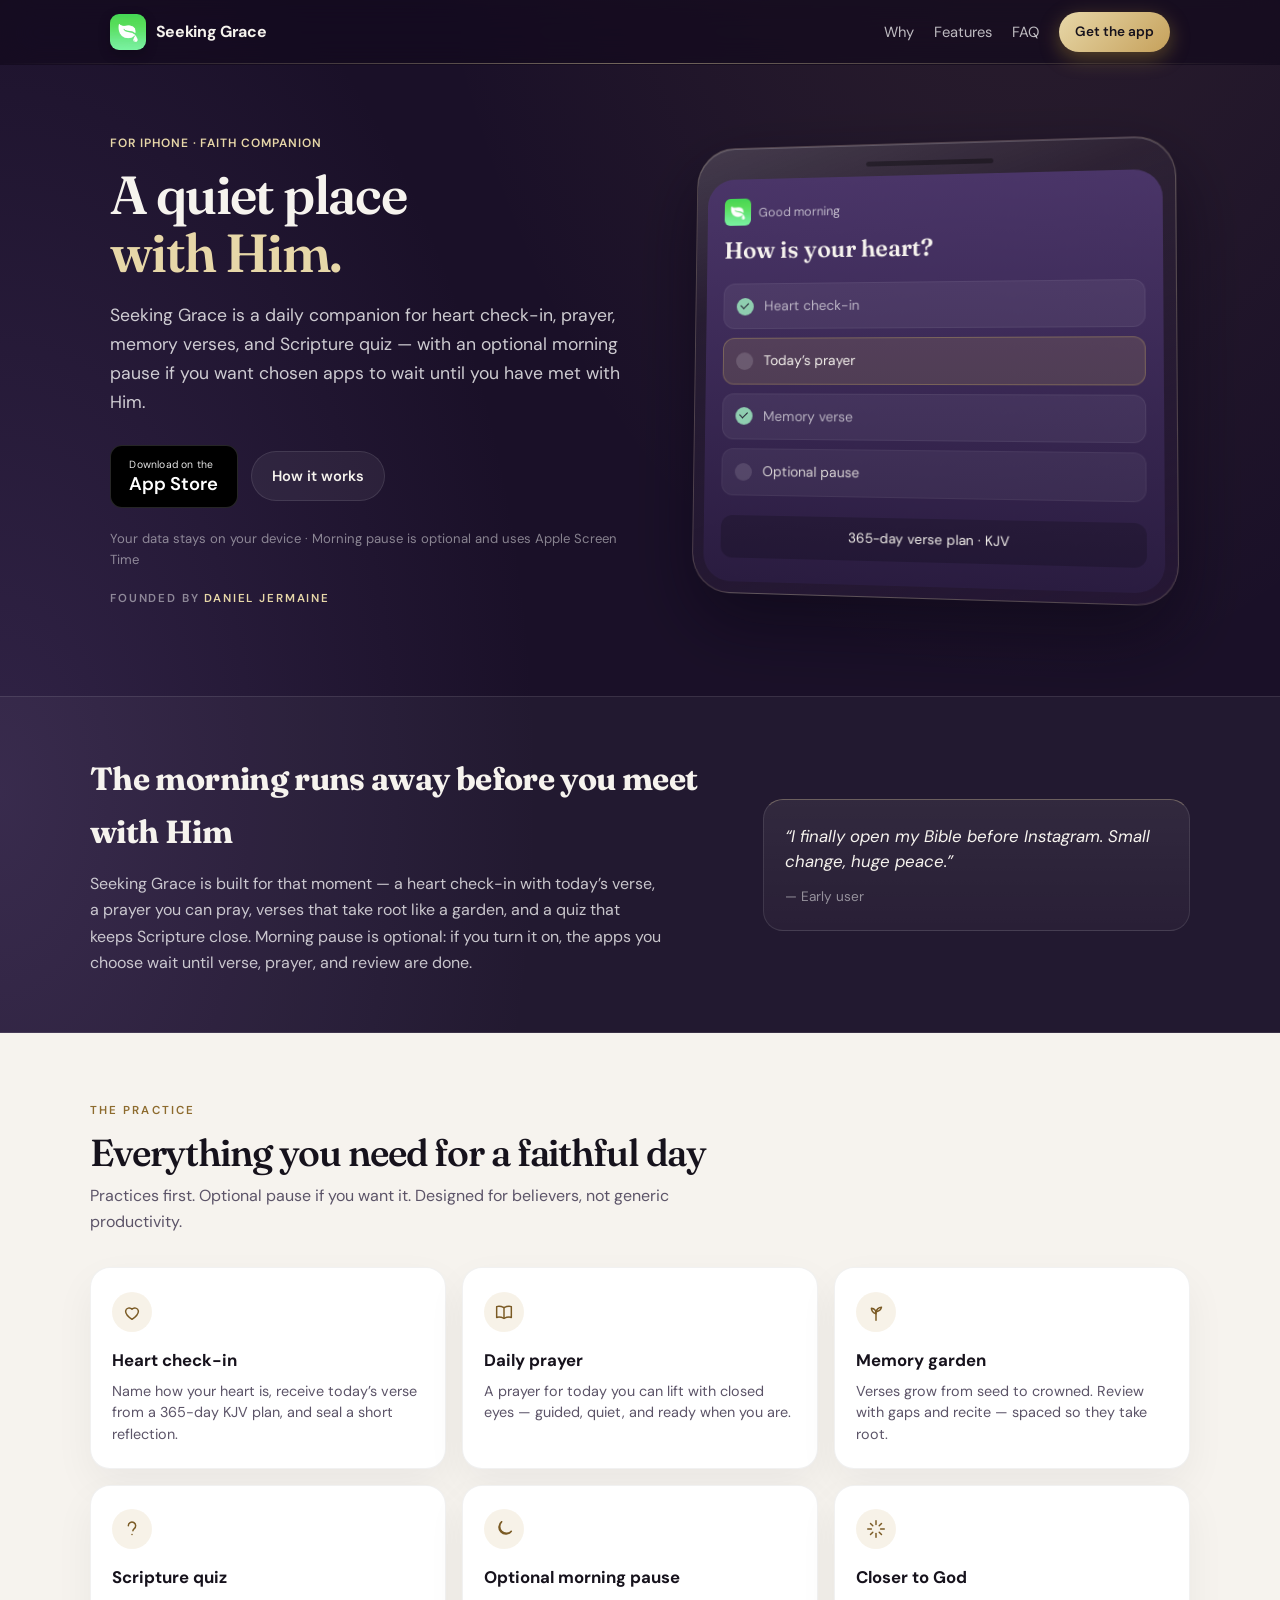
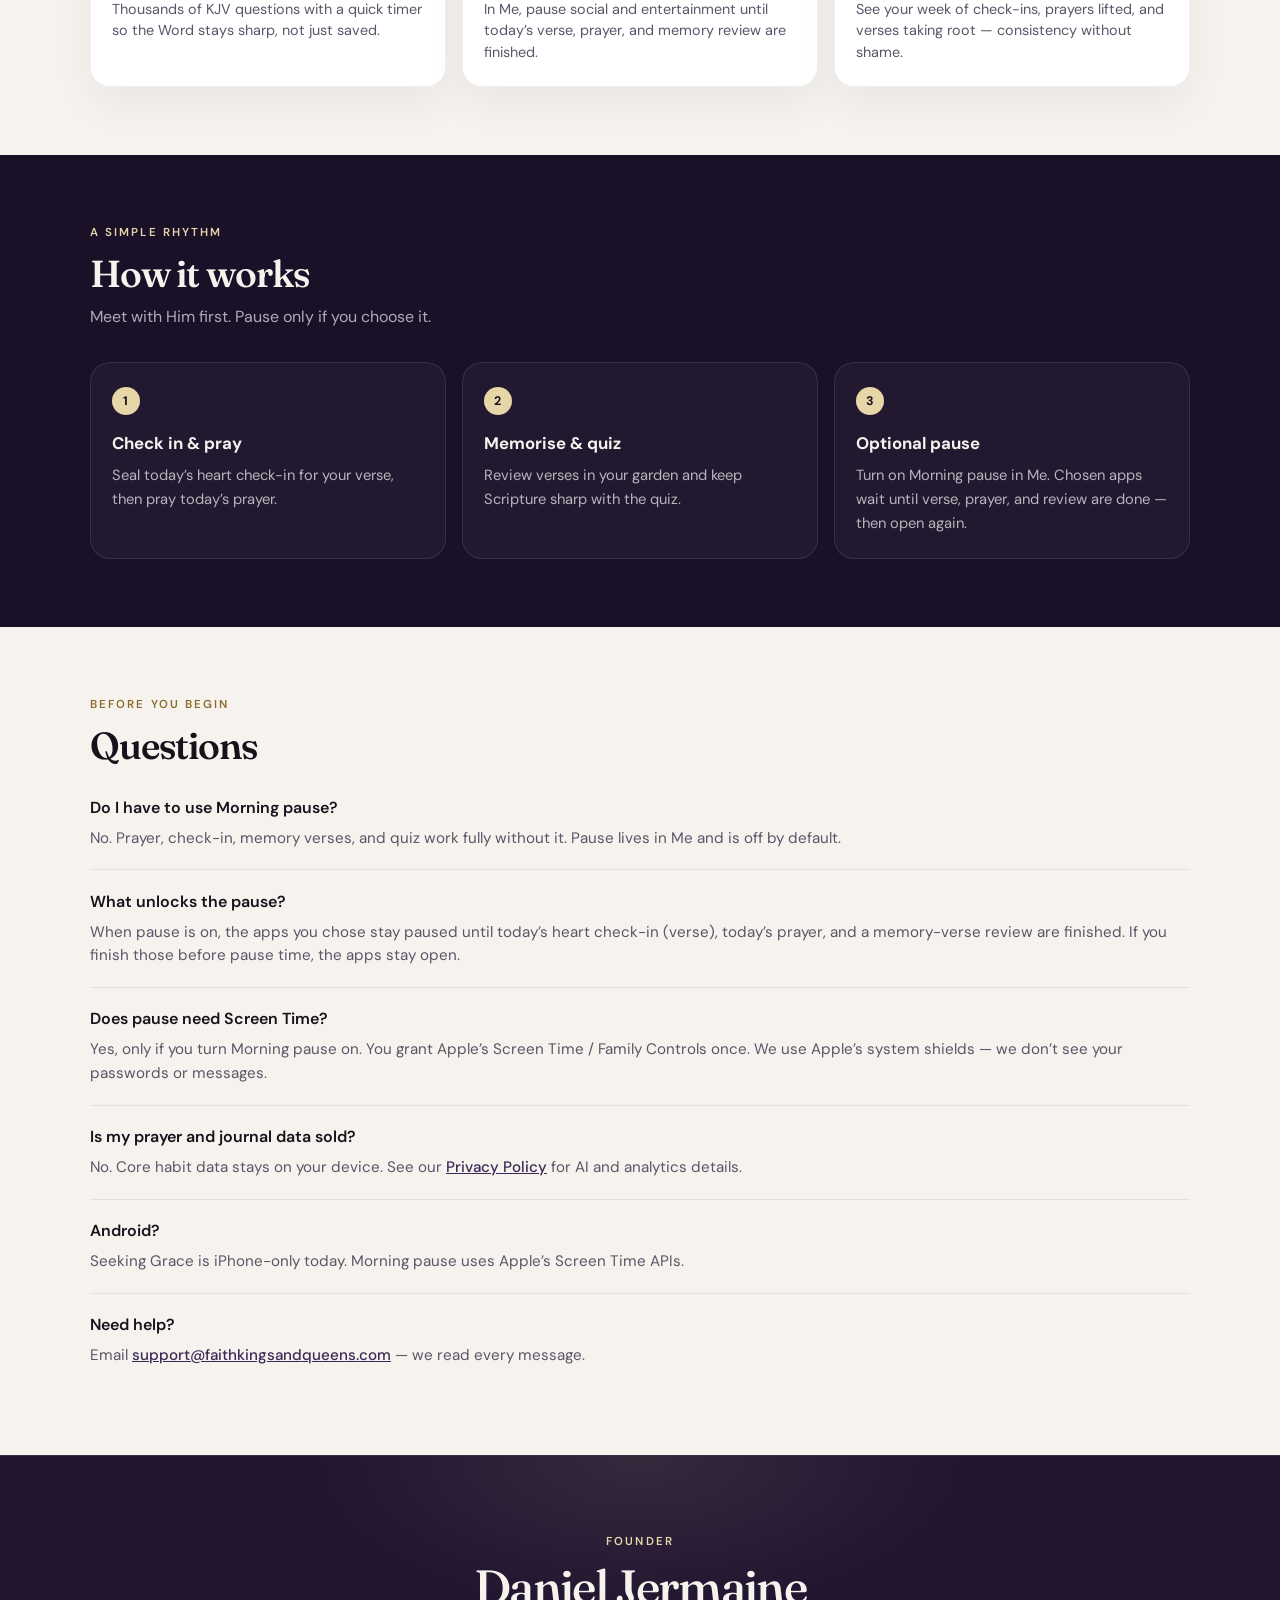
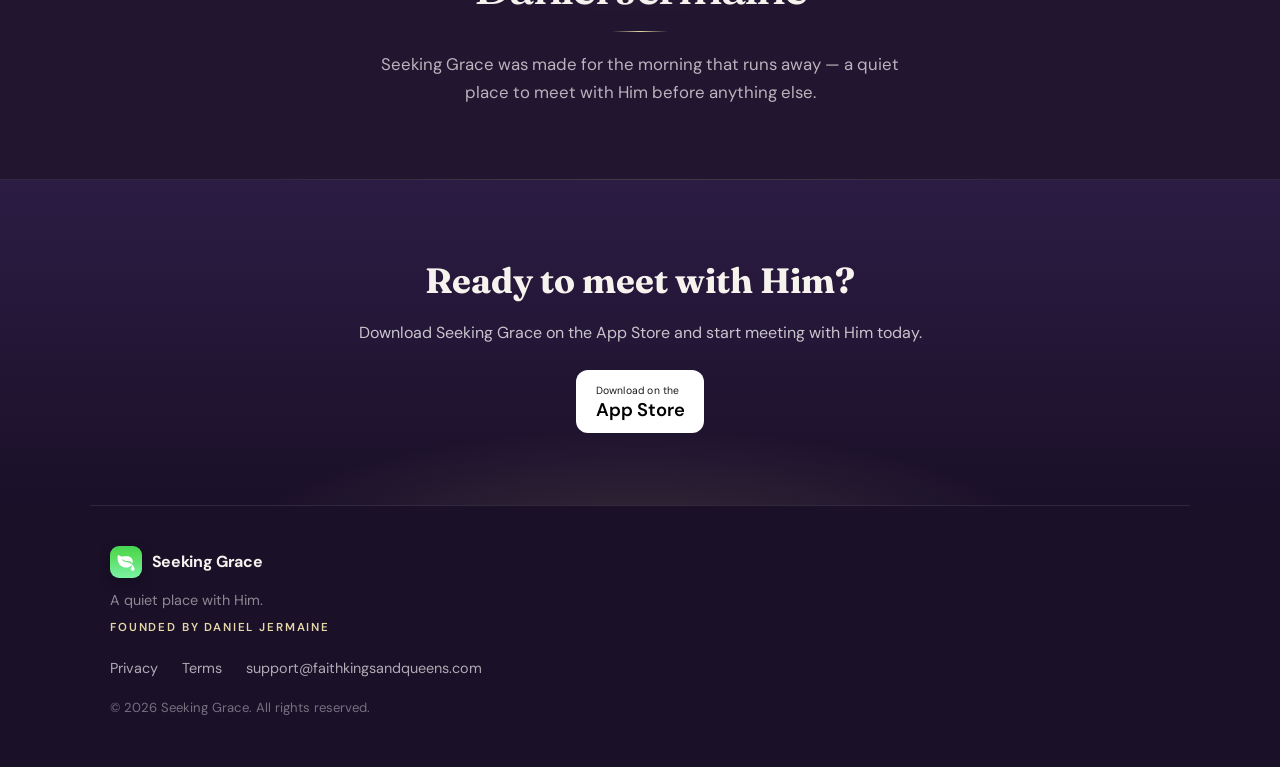
<file: index.html>
<!DOCTYPE html>
<html lang="en">
<head>
  <meta charset="utf-8">
  <meta name="viewport" content="width=device-width, initial-scale=1">
  <title>Seeking Grace — A quiet place with Him</title>
  <meta name="description" content="Heart check-in, daily prayer, memory verses, and a Scripture quiz — with an optional morning pause so chosen apps wait until you have met with Him.">
  <meta property="og:title" content="Seeking Grace">
  <meta property="og:description" content="A quiet place with Him. Heart check-in, prayer, memorise, and quiz — optional morning pause if you want it.">
  <meta property="og:type" content="website">
  <meta property="og:url" content="https://www.faithkingsandqueens.com/">
  <meta property="og:image" content="https://www.faithkingsandqueens.com/assets/app-icon-v3.jpg">
  <meta name="author" content="Daniel Jermaine">
  <link rel="icon" href="assets/app-icon-v3.jpg" type="image/jpeg">
  <script type="application/ld+json">
  {
    "@context": "https://schema.org",
    "@type": "MobileApplication",
    "name": "Seeking Grace",
    "applicationCategory": "LifestyleApplication",
    "operatingSystem": "iOS",
    "url": "https://www.faithkingsandqueens.com/",
    "founder": { "@type": "Person", "name": "Daniel Jermaine" }
  }
  </script>
  <link rel="preconnect" href="https://fonts.googleapis.com">
  <link rel="preconnect" href="https://fonts.gstatic.com" crossorigin>
  <link href="https://fonts.googleapis.com/css2?family=DM+Sans:ital,opsz,wght@0,9..40,400;0,9..40,500;0,9..40,600;0,9..40,700;1,9..40,400&family=Fraunces:opsz,wght@9..144,500;9..144,600;9..144,700&display=swap" rel="stylesheet">
  <link rel="stylesheet" href="landing.css">
</head>
<body class="landing">
  <div class="page-glow" aria-hidden="true"></div>

  <header class="landing-header">
    <div class="landing-header-inner">
      <a class="brand" href="#">
        <img src="assets/app-icon-v3.jpg" alt="" width="36" height="36" class="brand-icon">
        <span>Seeking Grace</span>
      </a>
      <nav class="landing-nav" aria-label="Primary">
        <a href="#story">Why</a>
        <a href="#features">Features</a>
        <a href="#faq">FAQ</a>
        <a class="btn btn-primary btn-sm" href="https://apps.apple.com/ng/app/seeking-grace/id6831479643" target="_blank" rel="noopener noreferrer">Get the app</a>
      </nav>
    </div>
  </header>

  <section class="hero">
    <div class="hero-copy reveal">
      <span class="hero-eyebrow">For iPhone · Faith companion</span>
      <h1>A quiet place<br><em>with Him.</em></h1>
      <p class="hero-lead">
        Seeking Grace is a daily companion for heart check-in, prayer, memory verses, and Scripture quiz —
        with an optional morning pause if you want chosen apps to wait until you have met with Him.
      </p>
      <div class="hero-cta" id="download">
        <a class="store-badge" href="https://apps.apple.com/ng/app/seeking-grace/id6831479643" target="_blank" rel="noopener noreferrer">
          <span class="store-badge-label">Download on the</span>
          <span class="store-badge-name">App Store</span>
        </a>
        <a class="btn btn-secondary" href="#how">How it works</a>
      </div>
      <p class="hero-note">Your data stays on your device · Morning pause is optional and uses Apple Screen Time</p>
      <p class="hero-byline">Founded by <strong>Daniel Jermaine</strong></p>
    </div>

    <div class="phone-mock reveal reveal-delay" aria-hidden="true">
      <div class="phone-frame">
        <div class="phone-notch"></div>
        <div class="phone-screen">
          <div class="mock-header">
            <img src="assets/app-icon-v3.jpg" alt="" class="mock-mark" width="28" height="28">
            <span>Good morning</span>
          </div>
          <p class="mock-greeting">How is your heart?</p>
          <ul class="mock-tasks">
            <li class="done"><span class="check"></span> Heart check-in</li>
            <li class="active"><span class="check"></span> Today’s prayer</li>
            <li class="done"><span class="check"></span> Memory verse</li>
            <li class="locked"><span class="lock"></span> Optional pause</li>
          </ul>
          <div class="mock-streak">365-day verse plan · KJV</div>
        </div>
      </div>
    </div>
  </section>

  <section class="band band-problem" id="story">
    <div class="band-inner reveal">
      <div class="band-text">
        <h2>The morning runs away before you meet with Him</h2>
        <p>
          Seeking Grace is built for that moment — a heart check-in with today’s verse, a prayer you can pray,
          verses that take root like a garden, and a quiz that keeps Scripture close. Morning pause is optional:
          if you turn it on, the apps you choose wait until verse, prayer, and review are done.
        </p>
      </div>
      <blockquote class="quote-card">
        <p>“I finally open my Bible before Instagram. Small change, huge peace.”</p>
        <footer>— Early user</footer>
      </blockquote>
    </div>
  </section>

  <section class="section section-light" id="features">
    <div class="section-wrap reveal">
      <p class="kicker">The practice</p>
      <h2>Everything you need for a faithful day</h2>
      <p class="section-intro">Practices first. Optional pause if you want it. Designed for believers, not generic productivity.</p>
      <div class="features features-six">
        <article class="feature-card">
          <div class="feature-icon" aria-hidden="true">
            <svg viewBox="0 0 24 24" fill="none" stroke="currentColor" stroke-width="1.6" stroke-linecap="round" stroke-linejoin="round"><path d="M12 20s-7-4.4-7-9a4 4 0 0 1 7-2 4 4 0 0 1 7 2c0 4.6-7 9-7 9z"/></svg>
          </div>
          <h3>Heart check-in</h3>
          <p>Name how your heart is, receive today’s verse from a 365-day KJV plan, and seal a short reflection.</p>
        </article>
        <article class="feature-card">
          <div class="feature-icon" aria-hidden="true">
            <svg viewBox="0 0 24 24" fill="none" stroke="currentColor" stroke-width="1.6" stroke-linecap="round" stroke-linejoin="round"><path d="M4 6.2c2.3-.9 4.4-.7 8 1 3.6-1.7 5.7-1.9 8-1V18c-2.3-.9-4.4-.7-8 1-3.6-1.7-5.7-1.9-8-1V6.2z"/><path d="M12 7.2v11.6"/></svg>
          </div>
          <h3>Daily prayer</h3>
          <p>A prayer for today you can lift with closed eyes — guided, quiet, and ready when you are.</p>
        </article>
        <article class="feature-card">
          <div class="feature-icon" aria-hidden="true">
            <svg viewBox="0 0 24 24" fill="none" stroke="currentColor" stroke-width="1.6" stroke-linecap="round" stroke-linejoin="round"><path d="M12 21V11"/><path d="M12 14c-3-1-5-3.5-5-6 3 .2 5 2.2 5 6z"/><path d="M12 12c3-.6 5.5-2.6 6-5.2-3.2.2-5.2 2.2-6 5.2z"/></svg>
          </div>
          <h3>Memory garden</h3>
          <p>Verses grow from seed to crowned. Review with gaps and recite — spaced so they take root.</p>
        </article>
        <article class="feature-card">
          <div class="feature-icon" aria-hidden="true">
            <svg viewBox="0 0 24 24" fill="none" stroke="currentColor" stroke-width="1.6" stroke-linecap="round" stroke-linejoin="round"><path d="M8 8.5a4 4 0 1 1 6.2 3.3c-.8.6-1.2 1.1-1.2 2.2"/><path d="M12 18h.01"/></svg>
          </div>
          <h3>Scripture quiz</h3>
          <p>Thousands of KJV questions with a quick timer so the Word stays sharp, not just saved.</p>
        </article>
        <article class="feature-card">
          <div class="feature-icon" aria-hidden="true">
            <svg viewBox="0 0 24 24" fill="none" stroke="currentColor" stroke-width="1.6" stroke-linecap="round" stroke-linejoin="round"><path d="M20 14.5A7.5 7.5 0 1 1 9.5 4 6 6 0 0 0 20 14.5z"/></svg>
          </div>
          <h3>Optional morning pause</h3>
          <p>In Me, pause social and entertainment until today’s verse, prayer, and memory review are finished.</p>
        </article>
        <article class="feature-card">
          <div class="feature-icon" aria-hidden="true">
            <svg viewBox="0 0 24 24" fill="none" stroke="currentColor" stroke-width="1.6" stroke-linecap="round" stroke-linejoin="round"><path d="M12 3v4"/><path d="M12 17v4"/><path d="M3 12h4"/><path d="M17 12h4"/><path d="m6 6 2.5 2.5"/><path d="m15.5 15.5 2.5 2.5"/><path d="m18 6-2.5 2.5"/><path d="m8.5 15.5-2.5 2.5"/></svg>
          </div>
          <h3>Closer to God</h3>
          <p>See your week of check-ins, prayers lifted, and verses taking root — consistency without shame.</p>
        </article>
      </div>
    </div>
  </section>

  <section class="section section-dark" id="how">
    <div class="section-wrap reveal">
      <p class="kicker">A simple rhythm</p>
      <h2>How it works</h2>
      <p class="section-intro muted">Meet with Him first. Pause only if you choose it.</p>
      <div class="steps">
        <article class="step">
          <div class="step-num">1</div>
          <h3>Check in &amp; pray</h3>
          <p>Seal today’s heart check-in for your verse, then pray today’s prayer.</p>
        </article>
        <article class="step">
          <div class="step-num">2</div>
          <h3>Memorise &amp; quiz</h3>
          <p>Review verses in your garden and keep Scripture sharp with the quiz.</p>
        </article>
        <article class="step">
          <div class="step-num">3</div>
          <h3>Optional pause</h3>
          <p>Turn on Morning pause in Me. Chosen apps wait until verse, prayer, and review are done — then open again.</p>
        </article>
      </div>
    </div>
  </section>

  <section class="section section-light" id="faq">
    <div class="section-wrap reveal">
      <p class="kicker">Before you begin</p>
      <h2>Questions</h2>
      <dl class="faq">
        <div class="faq-item">
          <dt>Do I have to use Morning pause?</dt>
          <dd>No. Prayer, check-in, memory verses, and quiz work fully without it. Pause lives in Me and is off by default.</dd>
        </div>
        <div class="faq-item">
          <dt>What unlocks the pause?</dt>
          <dd>When pause is on, the apps you chose stay paused until today’s heart check-in (verse), today’s prayer, and a memory-verse review are finished. If you finish those before pause time, the apps stay open.</dd>
        </div>
        <div class="faq-item">
          <dt>Does pause need Screen Time?</dt>
          <dd>Yes, only if you turn Morning pause on. You grant Apple’s Screen Time / Family Controls once. We use Apple’s system shields — we don’t see your passwords or messages.</dd>
        </div>
        <div class="faq-item">
          <dt>Is my prayer and journal data sold?</dt>
          <dd>No. Core habit data stays on your device. See our <a href="privacy.html">Privacy Policy</a> for AI and analytics details.</dd>
        </div>
        <div class="faq-item">
          <dt>Android?</dt>
          <dd>Seeking Grace is iPhone-only today. Morning pause uses Apple’s Screen Time APIs.</dd>
        </div>
        <div class="faq-item">
          <dt>Need help?</dt>
          <dd>Email <a href="mailto:support@faithkingsandqueens.com">support@faithkingsandqueens.com</a> — we read every message.</dd>
        </div>
      </dl>
    </div>
  </section>

  <section class="founder-band" id="founder">
    <div class="founder-inner reveal">
      <p class="founder-kicker">Founder</p>
      <h2>Daniel Jermaine</h2>
      <div class="founder-rule" aria-hidden="true"></div>
      <p>Seeking Grace was made for the morning that runs away — a quiet place to meet with Him before anything else.</p>
    </div>
  </section>

  <section class="cta-band reveal">
    <div class="cta-band-inner">
      <h2>Ready to meet with Him?</h2>
      <p>Download Seeking Grace on the App Store and start meeting with Him today.</p>
      <a class="store-badge store-badge-light" href="https://apps.apple.com/ng/app/seeking-grace/id6831479643" target="_blank" rel="noopener noreferrer">
        <span class="store-badge-label">Download on the</span>
        <span class="store-badge-name">App Store</span>
      </a>
    </div>
  </section>

  <footer class="landing-footer">
    <div class="footer-top">
      <a class="brand brand-footer" href="#">
        <img src="assets/app-icon-v3.jpg" alt="" width="32" height="32" class="brand-icon">
        <span>Seeking Grace</span>
      </a>
      <p class="footer-tagline">A quiet place with Him.</p>
      <p class="footer-founder">Founded by Daniel Jermaine</p>
    </div>
    <div class="footer-links">
      <a href="privacy.html">Privacy</a>
      <a href="copyright.html">Terms</a>
      <a href="mailto:support@faithkingsandqueens.com">support@faithkingsandqueens.com</a>
    </div>
    <p class="footer-copy">© 2026 Seeking Grace. All rights reserved.</p>
  </footer>

  <script>
    const observer = new IntersectionObserver(
      (entries) => entries.forEach((e) => { if (e.isIntersecting) e.target.classList.add('is-visible'); }),
      { threshold: 0.12, rootMargin: '0px 0px -40px 0px' }
    );
    document.querySelectorAll('.reveal').forEach((el) => observer.observe(el));
  </script>
</body>
</html>
</file>
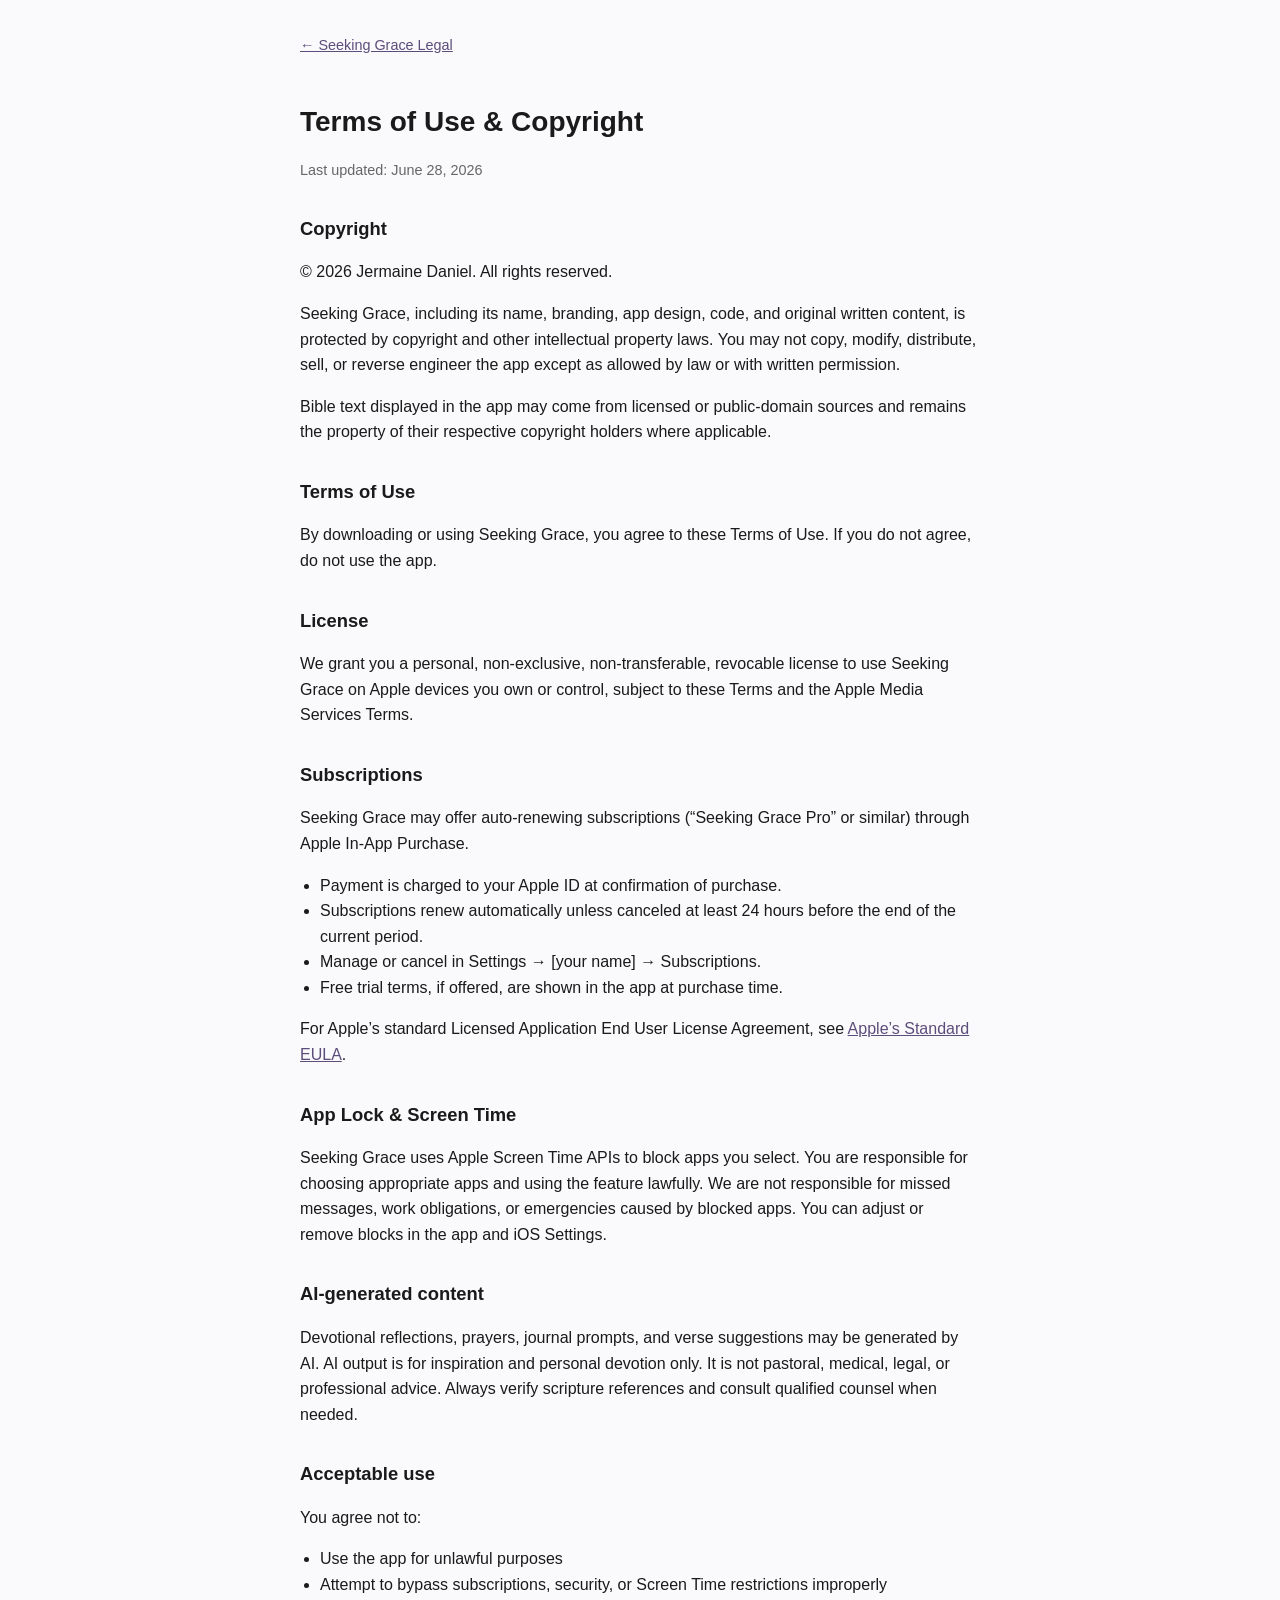
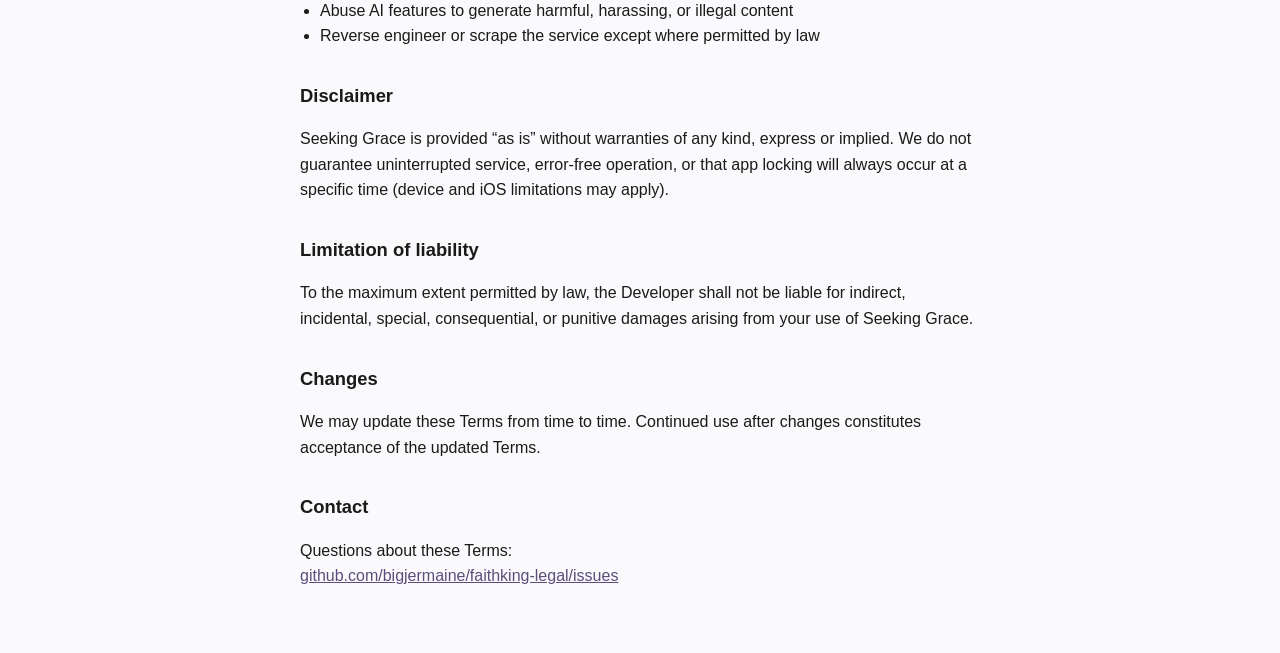
<file: copyright.html>
<!DOCTYPE html>
<html lang="en">
<head>
  <meta charset="utf-8">
  <meta name="viewport" content="width=device-width, initial-scale=1">
  <title>Terms &amp; Copyright — Seeking Grace</title>
  <link rel="stylesheet" href="style.css">
</head>
<body>
  <main>
    <a class="back" href="index.html">← Seeking Grace Legal</a>
    <h1>Terms of Use &amp; Copyright</h1>
    <p class="updated">Last updated: June 28, 2026</p>

    <h2>Copyright</h2>
    <p>
      © 2026 Jermaine Daniel. All rights reserved.
    </p>
    <p>
      Seeking Grace, including its name, branding, app design, code, and original written content, is protected by copyright and other intellectual property laws.
      You may not copy, modify, distribute, sell, or reverse engineer the app except as allowed by law or with written permission.
    </p>
    <p>
      Bible text displayed in the app may come from licensed or public-domain sources and remains the property of their respective copyright holders where applicable.
    </p>

    <h2>Terms of Use</h2>
    <p>
      By downloading or using Seeking Grace, you agree to these Terms of Use. If you do not agree, do not use the app.
    </p>

    <h2>License</h2>
    <p>
      We grant you a personal, non-exclusive, non-transferable, revocable license to use Seeking Grace on Apple devices you own or control, subject to these Terms and the Apple Media Services Terms.
    </p>

    <h2>Subscriptions</h2>
    <p>
      Seeking Grace may offer auto-renewing subscriptions (“Seeking Grace Pro” or similar) through Apple In-App Purchase.
    </p>
    <ul>
      <li>Payment is charged to your Apple ID at confirmation of purchase.</li>
      <li>Subscriptions renew automatically unless canceled at least 24 hours before the end of the current period.</li>
      <li>Manage or cancel in Settings → [your name] → Subscriptions.</li>
      <li>Free trial terms, if offered, are shown in the app at purchase time.</li>
    </ul>
    <p>
      For Apple’s standard Licensed Application End User License Agreement, see
      <a href="https://www.apple.com/legal/internet-services/itunes/dev/stdeula/" rel="noopener">Apple’s Standard EULA</a>.
    </p>

    <h2>App Lock &amp; Screen Time</h2>
    <p>
      Seeking Grace uses Apple Screen Time APIs to block apps you select. You are responsible for choosing appropriate apps and using the feature lawfully.
      We are not responsible for missed messages, work obligations, or emergencies caused by blocked apps. You can adjust or remove blocks in the app and iOS Settings.
    </p>

    <h2>AI-generated content</h2>
    <p>
      Devotional reflections, prayers, journal prompts, and verse suggestions may be generated by AI.
      AI output is for inspiration and personal devotion only. It is not pastoral, medical, legal, or professional advice.
      Always verify scripture references and consult qualified counsel when needed.
    </p>

    <h2>Acceptable use</h2>
    <p>You agree not to:</p>
    <ul>
      <li>Use the app for unlawful purposes</li>
      <li>Attempt to bypass subscriptions, security, or Screen Time restrictions improperly</li>
      <li>Abuse AI features to generate harmful, harassing, or illegal content</li>
      <li>Reverse engineer or scrape the service except where permitted by law</li>
    </ul>

    <h2>Disclaimer</h2>
    <p>
      Seeking Grace is provided “as is” without warranties of any kind, express or implied.
      We do not guarantee uninterrupted service, error-free operation, or that app locking will always occur at a specific time (device and iOS limitations may apply).
    </p>

    <h2>Limitation of liability</h2>
    <p>
      To the maximum extent permitted by law, the Developer shall not be liable for indirect, incidental, special, consequential, or punitive damages arising from your use of Seeking Grace.
    </p>

    <h2>Changes</h2>
    <p>
      We may update these Terms from time to time. Continued use after changes constitutes acceptance of the updated Terms.
    </p>

    <h2>Contact</h2>
    <p>
      Questions about these Terms:<br>
      <a href="https://github.com/bigjermaine/faithking-legal/issues">github.com/bigjermaine/faithking-legal/issues</a>
    </p>
  </main>
</body>
</html>
</file>
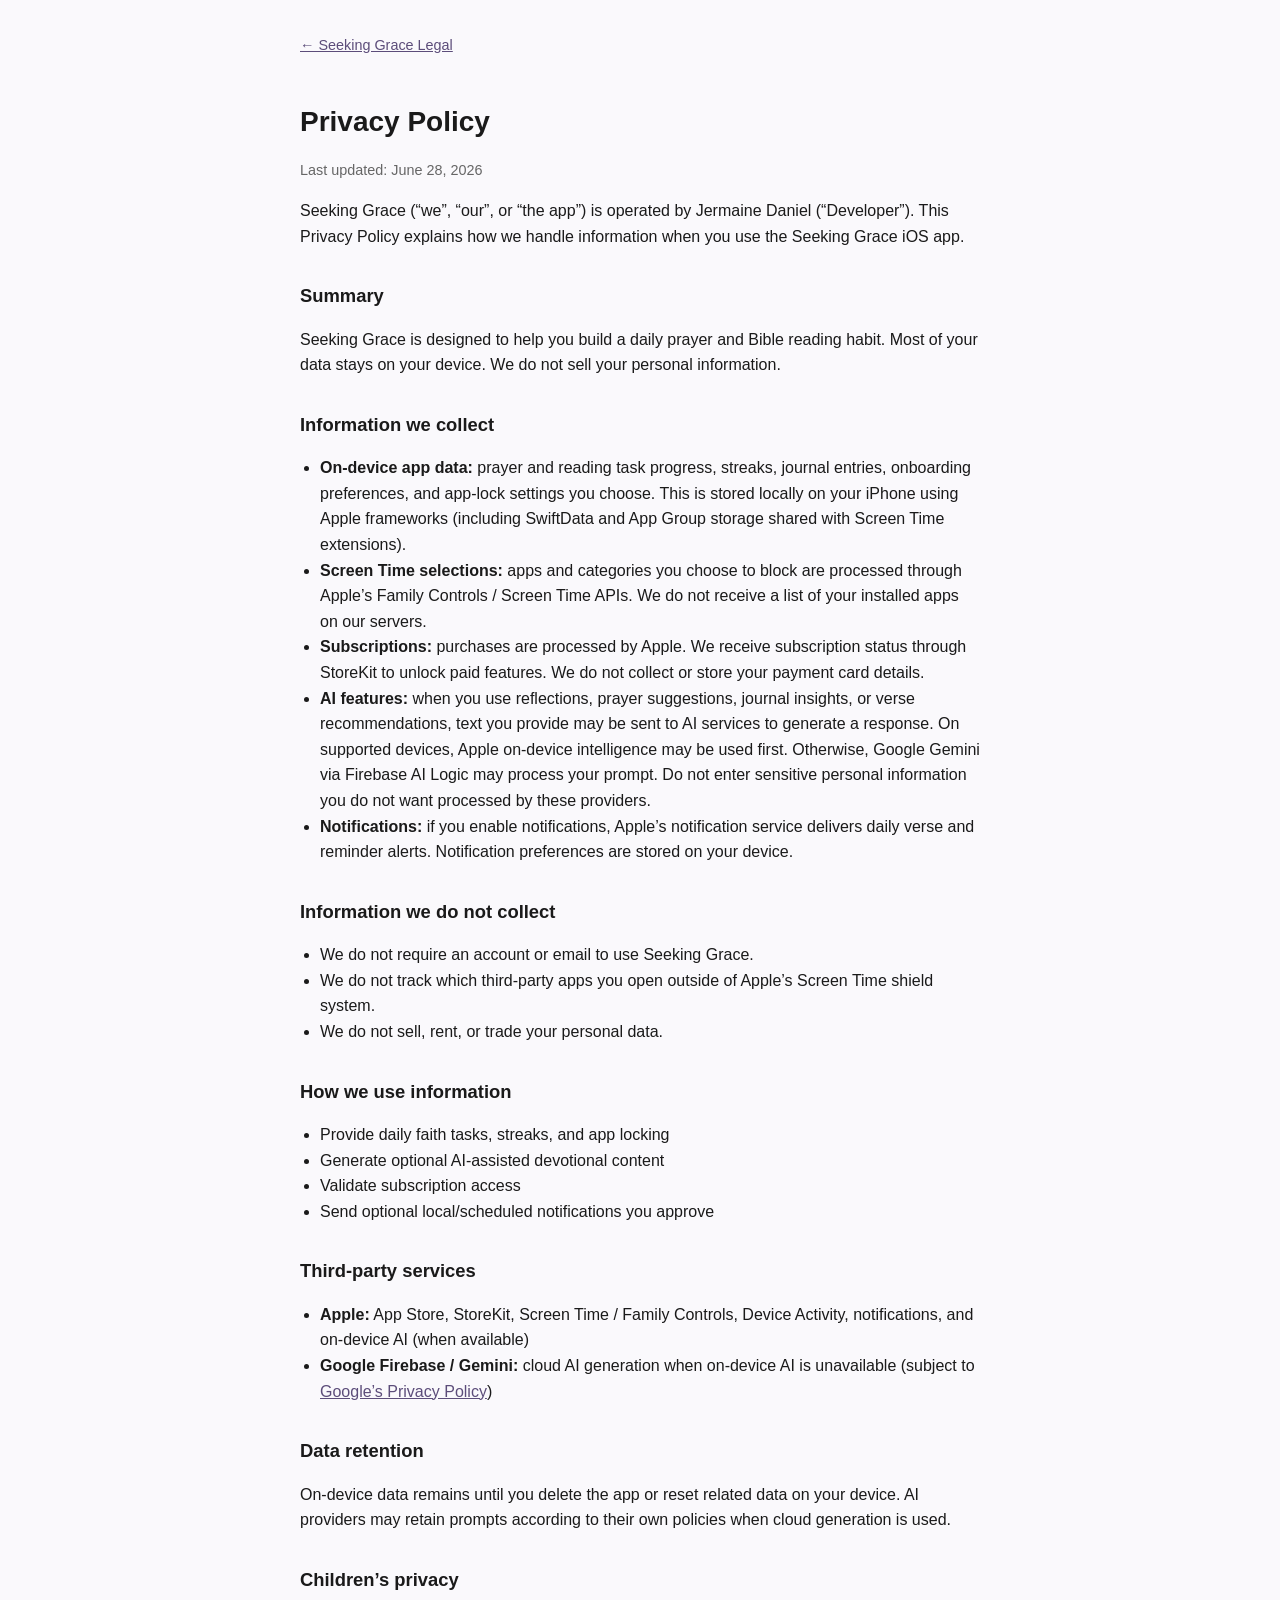
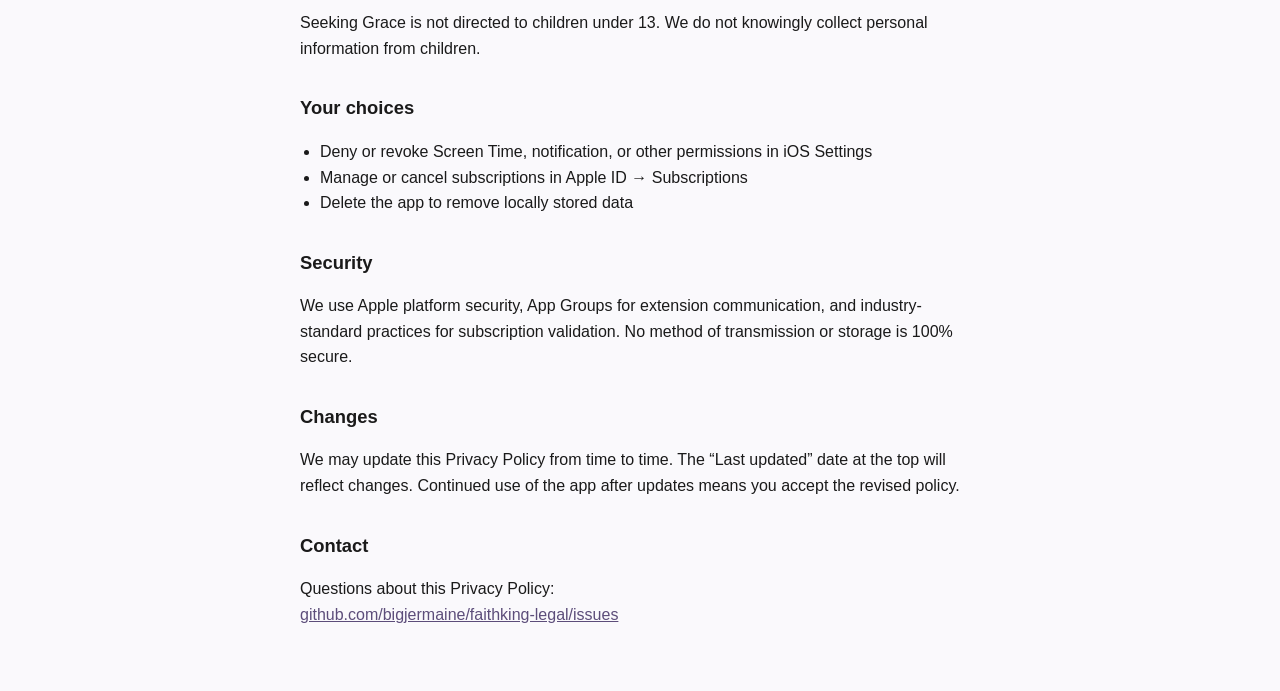
<file: privacy.html>
<!DOCTYPE html>
<html lang="en">
<head>
  <meta charset="utf-8">
  <meta name="viewport" content="width=device-width, initial-scale=1">
  <title>Privacy Policy — Seeking Grace</title>
  <link rel="stylesheet" href="style.css">
</head>
<body>
  <main>
    <a class="back" href="index.html">← Seeking Grace Legal</a>
    <h1>Privacy Policy</h1>
    <p class="updated">Last updated: June 28, 2026</p>
    <p>
      Seeking Grace (“we”, “our”, or “the app”) is operated by Jermaine Daniel (“Developer”).
      This Privacy Policy explains how we handle information when you use the Seeking Grace iOS app.
    </p>

    <h2>Summary</h2>
    <p>
      Seeking Grace is designed to help you build a daily prayer and Bible reading habit.
      Most of your data stays on your device. We do not sell your personal information.
    </p>

    <h2>Information we collect</h2>
    <ul>
      <li><strong>On-device app data:</strong> prayer and reading task progress, streaks, journal entries, onboarding preferences, and app-lock settings you choose. This is stored locally on your iPhone using Apple frameworks (including SwiftData and App Group storage shared with Screen Time extensions).</li>
      <li><strong>Screen Time selections:</strong> apps and categories you choose to block are processed through Apple’s Family Controls / Screen Time APIs. We do not receive a list of your installed apps on our servers.</li>
      <li><strong>Subscriptions:</strong> purchases are processed by Apple. We receive subscription status through StoreKit to unlock paid features. We do not collect or store your payment card details.</li>
      <li><strong>AI features:</strong> when you use reflections, prayer suggestions, journal insights, or verse recommendations, text you provide may be sent to AI services to generate a response. On supported devices, Apple on-device intelligence may be used first. Otherwise, Google Gemini via Firebase AI Logic may process your prompt. Do not enter sensitive personal information you do not want processed by these providers.</li>
      <li><strong>Notifications:</strong> if you enable notifications, Apple’s notification service delivers daily verse and reminder alerts. Notification preferences are stored on your device.</li>
    </ul>

    <h2>Information we do not collect</h2>
    <ul>
      <li>We do not require an account or email to use Seeking Grace.</li>
      <li>We do not track which third-party apps you open outside of Apple’s Screen Time shield system.</li>
      <li>We do not sell, rent, or trade your personal data.</li>
    </ul>

    <h2>How we use information</h2>
    <ul>
      <li>Provide daily faith tasks, streaks, and app locking</li>
      <li>Generate optional AI-assisted devotional content</li>
      <li>Validate subscription access</li>
      <li>Send optional local/scheduled notifications you approve</li>
    </ul>

    <h2>Third-party services</h2>
    <ul>
      <li><strong>Apple:</strong> App Store, StoreKit, Screen Time / Family Controls, Device Activity, notifications, and on-device AI (when available)</li>
      <li><strong>Google Firebase / Gemini:</strong> cloud AI generation when on-device AI is unavailable (subject to <a href="https://policies.google.com/privacy" rel="noopener">Google’s Privacy Policy</a>)</li>
    </ul>

    <h2>Data retention</h2>
    <p>
      On-device data remains until you delete the app or reset related data on your device.
      AI providers may retain prompts according to their own policies when cloud generation is used.
    </p>

    <h2>Children’s privacy</h2>
    <p>
      Seeking Grace is not directed to children under 13. We do not knowingly collect personal information from children.
    </p>

    <h2>Your choices</h2>
    <ul>
      <li>Deny or revoke Screen Time, notification, or other permissions in iOS Settings</li>
      <li>Manage or cancel subscriptions in Apple ID → Subscriptions</li>
      <li>Delete the app to remove locally stored data</li>
    </ul>

    <h2>Security</h2>
    <p>
      We use Apple platform security, App Groups for extension communication, and industry-standard practices for subscription validation.
      No method of transmission or storage is 100% secure.
    </p>

    <h2>Changes</h2>
    <p>
      We may update this Privacy Policy from time to time. The “Last updated” date at the top will reflect changes.
      Continued use of the app after updates means you accept the revised policy.
    </p>

    <h2>Contact</h2>
    <p>
      Questions about this Privacy Policy:<br>
      <a href="https://github.com/bigjermaine/faithking-legal/issues">github.com/bigjermaine/faithking-legal/issues</a>
    </p>
  </main>
</body>
</html>
</file>
<file: landing.css>
:root {
  --purple-deep: #1a1028;
  --purple-mid: #3c2858;
  --purple-soft: #6b5494;
  --gold: #c6a15b;
  --gold-bright: #e7d7a8;
  --cream: #f6f3ee;
  --ink: #16121c;
  --muted: #5c5468;
  --border: rgba(255, 255, 255, 0.1);
  --radius: 20px;
  --shadow: 0 30px 70px rgba(8, 4, 18, 0.5);
  --font-display: "Fraunces", Georgia, serif;
  --font-body: "DM Sans", -apple-system, BlinkMacSystemFont, sans-serif;
}

* { box-sizing: border-box; }

html { scroll-behavior: smooth; }

body.landing {
  margin: 0;
  font-family: var(--font-body);
  line-height: 1.65;
  color: var(--cream);
  background:
    radial-gradient(ellipse 90% 50% at 80% -10%, rgba(198, 161, 91, 0.12), transparent 55%),
    radial-gradient(ellipse 70% 40% at 0% 20%, rgba(107, 84, 148, 0.28), transparent 60%),
    var(--purple-deep);
  overflow-x: hidden;
  -webkit-font-smoothing: antialiased;
}

::selection {
  background: rgba(231, 215, 168, 0.35);
  color: #fff;
}

.page-glow {
  position: fixed;
  inset: -20% -10% auto;
  height: 70vh;
  background: radial-gradient(ellipse 80% 60% at 50% -10%, rgba(107, 84, 148, 0.55), transparent 70%);
  pointer-events: none;
  z-index: 0;
}

.landing-header {
  position: sticky;
  top: 0;
  z-index: 20;
  backdrop-filter: blur(18px) saturate(1.2);
  background: rgba(18, 10, 28, 0.72);
  border-bottom: 1px solid transparent;
}

.landing-header::after {
  content: "";
  position: absolute;
  left: 0;
  right: 0;
  bottom: 0;
  height: 1px;
  background: linear-gradient(90deg, transparent, rgba(231, 215, 168, 0.45), transparent);
}

.landing-header-inner {
  max-width: 1100px;
  margin: 0 auto;
  padding: 0.75rem 1.25rem;
  display: flex;
  align-items: center;
  justify-content: space-between;
  gap: 1rem;
}

.brand {
  display: inline-flex;
  align-items: center;
  gap: 0.6rem;
  font-weight: 700;
  font-size: 1rem;
  letter-spacing: -0.02em;
  color: var(--cream);
  text-decoration: none;
}

.brand-icon {
  border-radius: 9px;
  box-shadow: 0 4px 12px rgba(0, 0, 0, 0.25);
}

.landing-nav {
  display: flex;
  align-items: center;
  gap: 1.25rem;
  font-size: 0.92rem;
}

.landing-nav a:not(.btn) {
  color: rgba(255, 255, 255, 0.72);
  text-decoration: none;
  transition: color 0.15s;
}

.landing-nav a:not(.btn):hover { color: var(--cream); }

a:focus-visible,
.btn:focus-visible {
  outline: 2px solid var(--gold-bright);
  outline-offset: 3px;
}

.btn {
  display: inline-flex;
  align-items: center;
  justify-content: center;
  padding: 0.75rem 1.25rem;
  border-radius: 999px;
  font-weight: 600;
  font-size: 0.92rem;
  text-decoration: none;
  transition: transform 0.15s, box-shadow 0.15s;
}

.btn:hover { transform: translateY(-1px); }

.btn-sm { padding: 0.55rem 1rem; font-size: 0.85rem; }

.btn-primary {
  background: linear-gradient(135deg, var(--gold-bright), var(--gold));
  color: var(--ink);
  box-shadow: 0 6px 20px rgba(212, 175, 55, 0.35);
}

.btn-secondary {
  background: rgba(255, 255, 255, 0.06);
  color: var(--cream);
  border: 1px solid var(--border);
}

.store-badge {
  display: inline-flex;
  flex-direction: column;
  align-items: flex-start;
  padding: 0.65rem 1.15rem 0.7rem;
  border-radius: 12px;
  background: #000;
  color: #fff;
  text-decoration: none;
  border: 1px solid rgba(255, 255, 255, 0.15);
  transition: transform 0.15s, box-shadow 0.15s;
}

.store-badge:hover {
  transform: translateY(-2px);
  box-shadow: 0 12px 28px rgba(0, 0, 0, 0.35);
}

.store-badge-label {
  font-size: 0.65rem;
  letter-spacing: 0.02em;
  opacity: 0.9;
}

.store-badge-name {
  font-size: 1.15rem;
  font-weight: 600;
  line-height: 1.2;
}

.store-badge-light {
  background: #fff;
  color: #000;
}

.coming-soon-pill {
  font-size: 0.8rem;
  font-weight: 600;
  padding: 0.45rem 0.85rem;
  border-radius: 999px;
  background: rgba(240, 210, 100, 0.15);
  color: var(--gold-bright);
  border: 1px solid rgba(240, 210, 100, 0.35);
}

.coming-soon-badge {
  display: inline-flex;
  flex-direction: column;
  align-items: flex-start;
  padding: 0.65rem 1.15rem 0.7rem;
  border-radius: 12px;
  background: rgba(255, 255, 255, 0.08);
  color: var(--cream);
  border: 1px dashed rgba(255, 255, 255, 0.35);
  cursor: default;
}

.coming-soon-label {
  font-size: 0.65rem;
  letter-spacing: 0.04em;
  text-transform: uppercase;
  opacity: 0.75;
}

.coming-soon-title {
  font-size: 1.15rem;
  font-weight: 700;
  line-height: 1.2;
  color: var(--gold-bright);
}

.coming-soon-badge-light {
  background: #fff;
  border-color: #d8d0e8;
  color: var(--ink);
}

.coming-soon-badge-light .coming-soon-title {
  color: var(--purple-mid);
}

.hero {
  position: relative;
  z-index: 1;
  max-width: 1100px;
  margin: 0 auto;
  padding: 3rem 1.25rem 4.5rem;
  display: grid;
  grid-template-columns: 1fr;
  gap: 2.5rem;
  align-items: center;
}

@media (min-width: 900px) {
  .hero {
    grid-template-columns: 1.05fr 0.95fr;
    padding-top: 4rem;
    padding-bottom: 5.5rem;
  }
}

.hero-eyebrow {
  display: inline-block;
  font-size: 0.75rem;
  font-weight: 600;
  letter-spacing: 0.08em;
  text-transform: uppercase;
  color: var(--gold-bright);
  margin-bottom: 0.85rem;
}

.hero h1 {
  font-family: var(--font-display);
  margin: 0 0 1.1rem;
  font-size: clamp(2.15rem, 5.5vw, 3.35rem);
  font-weight: 600;
  line-height: 1.08;
  letter-spacing: -0.03em;
}

.hero h1 em {
  font-style: normal;
  color: var(--gold-bright);
}

.hero-lead {
  margin: 0 0 1.75rem;
  font-size: 1.1rem;
  color: rgba(255, 255, 255, 0.78);
  max-width: 32rem;
}

.hero-cta {
  display: flex;
  flex-wrap: wrap;
  align-items: center;
  gap: 0.85rem;
  margin-bottom: 1.25rem;
}

.hero-note {
  margin: 0;
  font-size: 0.82rem;
  color: rgba(255, 255, 255, 0.48);
}

.hero-byline {
  margin: 1.15rem 0 0;
  font-size: 0.72rem;
  font-weight: 600;
  letter-spacing: 0.16em;
  text-transform: uppercase;
  color: rgba(255, 255, 255, 0.48);
}

.hero-byline strong {
  font-weight: 600;
  color: var(--gold-bright);
}

.phone-mock { perspective: 800px; }

.phone-frame {
  background: linear-gradient(160deg, rgba(255, 255, 255, 0.16), rgba(255, 255, 255, 0.04) 28%, #241633);
  border: 1px solid rgba(231, 215, 168, 0.22);
  border-radius: 40px;
  padding: 0.7rem;
  box-shadow: var(--shadow), inset 0 1px 0 rgba(255, 255, 255, 0.18);
  transform: rotateY(-6deg) rotateX(2deg);
}

@media (max-width: 899px) {
  .phone-frame { transform: none; }
}

.phone-notch {
  width: 28%;
  height: 5px;
  background: rgba(0, 0, 0, 0.35);
  border-radius: 999px;
  margin: 0.35rem auto 0.65rem;
}

.phone-screen {
  background: linear-gradient(180deg, #4a3568 0%, #2a1c40 100%);
  border-radius: 28px;
  padding: 1.25rem 1.1rem 1.5rem;
  min-height: 340px;
}

.mock-header {
  display: flex;
  align-items: center;
  gap: 0.5rem;
  font-size: 0.8rem;
  color: rgba(255, 255, 255, 0.65);
  margin-bottom: 0.75rem;
}

.mock-mark { border-radius: 6px; }

.mock-greeting {
  font-family: var(--font-display);
  font-size: 1.5rem;
  font-weight: 600;
  margin: 0 0 1.25rem;
  line-height: 1.15;
}

.mock-tasks {
  list-style: none;
  margin: 0 0 1.25rem;
  padding: 0;
  display: flex;
  flex-direction: column;
  gap: 0.55rem;
}

.mock-tasks li {
  display: flex;
  align-items: center;
  gap: 0.65rem;
  padding: 0.7rem 0.85rem;
  border-radius: 12px;
  font-size: 0.88rem;
  background: rgba(255, 255, 255, 0.06);
  border: 1px solid rgba(255, 255, 255, 0.06);
}

.mock-tasks li.done { color: rgba(255, 255, 255, 0.62); }

.mock-tasks li.active {
  background: rgba(240, 210, 100, 0.12);
  border-color: rgba(240, 210, 100, 0.25);
}

.mock-tasks li.locked { opacity: 0.85; }

.check, .lock {
  width: 18px;
  height: 18px;
  border-radius: 50%;
  background: rgba(255, 255, 255, 0.15);
  flex-shrink: 0;
  position: relative;
}

.mock-tasks li.done .check { background: #8fceb0; }

.mock-tasks li.done .check::after {
  content: "";
  position: absolute;
  left: 6px;
  top: 3px;
  width: 4px;
  height: 7px;
  border: solid #1a1028;
  border-width: 0 1.6px 1.6px 0;
  transform: rotate(45deg);
}

.mock-streak {
  font-size: 0.85rem;
  padding: 0.65rem 0.85rem;
  border-radius: 12px;
  background: rgba(0, 0, 0, 0.2);
  text-align: center;
}

.band {
  position: relative;
  z-index: 1;
  padding: 3.5rem 1.25rem;
}

.band-problem {
  background: rgba(255, 255, 255, 0.04);
  border-top: 1px solid var(--border);
  border-bottom: 1px solid var(--border);
}

.band-inner {
  max-width: 1100px;
  margin: 0 auto;
  display: grid;
  gap: 2rem;
  align-items: center;
}

@media (min-width: 768px) {
  .band-inner { grid-template-columns: 1.2fr 0.8fr; }
}

.band-text h2 {
  font-family: var(--font-display);
  font-size: clamp(1.5rem, 3vw, 2rem);
  margin: 0 0 0.75rem;
  letter-spacing: -0.02em;
}

.band-text p {
  margin: 0;
  color: rgba(255, 255, 255, 0.75);
  max-width: 36rem;
}

.quote-card {
  margin: 0;
  padding: 1.5rem 1.35rem 1.35rem;
  border-radius: var(--radius);
  background: linear-gradient(180deg, rgba(255, 255, 255, 0.07), rgba(255, 255, 255, 0.03));
  border: 1px solid var(--border);
  border-top: 1px solid rgba(231, 215, 168, 0.35);
  font-style: italic;
}

.quote-card p {
  margin: 0 0 0.75rem;
  font-size: 1.05rem;
  line-height: 1.5;
}

.quote-card footer {
  font-style: normal;
  font-size: 0.85rem;
  color: rgba(255, 255, 255, 0.5);
}

.section-wrap {
  max-width: 1100px;
  margin: 0 auto;
}

#story,
#features,
#how,
#faq,
#founder,
#download {
  scroll-margin-top: 5.25rem;
}

.section {
  padding: 4.25rem 1.25rem;
  position: relative;
  z-index: 1;
}

.section-light {
  background: var(--cream);
  color: var(--ink);
}

.section-dark { background: transparent; }

.kicker,
.founder-kicker {
  margin: 0 0 0.7rem;
  font-size: 0.72rem;
  font-weight: 600;
  letter-spacing: 0.18em;
  text-transform: uppercase;
  color: #8d6b2e;
}

.section-dark .kicker { color: var(--gold-bright); }

.section h2 {
  font-family: var(--font-display);
  margin: 0 0 0.55rem;
  font-size: clamp(1.7rem, 3.2vw, 2.35rem);
  font-weight: 560;
  letter-spacing: -0.03em;
  line-height: 1.12;
}

.section-intro {
  margin: 0 0 2rem;
  color: var(--muted);
  max-width: 38rem;
}

.section-intro.muted { color: rgba(255, 255, 255, 0.65); }

.features {
  display: grid;
  grid-template-columns: 1fr;
  gap: 1rem;
}

@media (min-width: 640px) { .features { grid-template-columns: repeat(2, 1fr); } }
@media (min-width: 960px) { .features { grid-template-columns: repeat(4, 1fr); } }
@media (min-width: 640px) { .features.features-six { grid-template-columns: repeat(2, 1fr); } }
@media (min-width: 960px) { .features.features-six { grid-template-columns: repeat(3, 1fr); } }

.feature-card {
  background: #fff;
  border: 1px solid rgba(22, 18, 28, 0.06);
  border-radius: var(--radius);
  padding: 1.45rem 1.3rem 1.4rem;
  box-shadow: 0 1px 0 rgba(255, 255, 255, 0.8) inset, 0 16px 40px rgba(26, 16, 40, 0.05);
  transition: transform 0.2s, box-shadow 0.2s, border-color 0.2s;
}

.feature-card:hover {
  transform: translateY(-4px);
  border-color: rgba(141, 107, 46, 0.28);
  box-shadow: 0 22px 48px rgba(26, 16, 40, 0.1);
}

.feature-icon {
  width: 40px;
  height: 40px;
  display: grid;
  place-items: center;
  margin-bottom: 0.95rem;
  border-radius: 50%;
  color: #7a5a24;
  background: rgba(198, 161, 91, 0.14);
}

.feature-icon svg { width: 22px; height: 22px; }

.feature-card h3 {
  margin: 0 0 0.4rem;
  font-size: 1.05rem;
}

.feature-card p {
  margin: 0;
  font-size: 0.9rem;
  color: var(--muted);
  line-height: 1.5;
}

.section-light a { color: var(--purple-mid); font-weight: 500; }

.steps {
  display: grid;
  gap: 1rem;
}

@media (min-width: 720px) { .steps { grid-template-columns: repeat(3, 1fr); } }

.step {
  padding: 1.5rem 1.3rem 1.4rem;
  border-radius: var(--radius);
  background: rgba(255, 255, 255, 0.04);
  border: 1px solid var(--border);
}

.step-num {
  width: 28px;
  height: 28px;
  display: grid;
  place-items: center;
  margin-bottom: 0.9rem;
  border-radius: 50%;
  font-size: 0.78rem;
  font-weight: 700;
  color: var(--ink);
  background: var(--gold-bright);
}

.step h3 { margin: 0 0 0.35rem; font-size: 1.05rem; }

.step p {
  margin: 0;
  font-size: 0.92rem;
  color: rgba(255, 255, 255, 0.68);
}

.faq { margin: 0; }

.faq-item {
  padding: 1.15rem 0 1.2rem;
  border-bottom: 1px solid rgba(22, 18, 28, 0.08);
}

.faq-item:last-child { border-bottom: none; }

.faq dt {
  font-weight: 600;
  margin-bottom: 0.35rem;
  font-size: 1rem;
}

.faq dd {
  margin: 0;
  color: var(--muted);
  font-size: 0.95rem;
  line-height: 1.55;
}

.founder-band {
  position: relative;
  z-index: 1;
  padding: 4.75rem 1.25rem 4.5rem;
  text-align: center;
  background:
    radial-gradient(ellipse 42% 80% at 50% 0%, rgba(231, 215, 168, 0.1), transparent 62%),
    #221530;
  border-top: 1px solid var(--border);
}

.founder-inner { max-width: 34rem; margin: 0 auto; }

.founder-kicker { color: var(--gold-bright); }

.founder-band h2 {
  font-family: var(--font-display);
  font-weight: 500;
  font-size: clamp(2.15rem, 5vw, 3rem);
  letter-spacing: -0.035em;
  line-height: 1.05;
  margin: 0;
}

.founder-rule {
  width: 56px;
  height: 1px;
  margin: 1.15rem auto 1.2rem;
  background: linear-gradient(90deg, transparent, var(--gold-bright), transparent);
}

.founder-band p:last-child {
  margin: 0;
  color: rgba(255, 255, 255, 0.68);
  font-size: 1.05rem;
}

.cta-band {
  position: relative;
  z-index: 1;
  padding: 4.5rem 1.25rem;
  background:
    radial-gradient(ellipse 60% 80% at 50% 120%, rgba(231, 215, 168, 0.16), transparent 55%),
    linear-gradient(180deg, #2c1c44, #1a1028);
  border-top: 1px solid var(--border);
}

.cta-band-inner {
  max-width: 640px;
  margin: 0 auto;
  text-align: center;
}

.cta-band h2 {
  font-family: var(--font-display);
  margin: 0 0 0.65rem;
  font-size: clamp(1.6rem, 3vw, 2.2rem);
}

.cta-band p {
  margin: 0 0 1.5rem;
  color: rgba(255, 255, 255, 0.75);
}

.landing-footer {
  position: relative;
  z-index: 1;
  max-width: 1100px;
  margin: 0 auto;
  padding: 2.5rem 1.25rem 3rem;
  border-top: 1px solid var(--border);
}

.footer-top { margin-bottom: 1.25rem; }

.brand-footer { margin-bottom: 0.35rem; }

.footer-tagline {
  margin: 0.15rem 0 0;
  font-size: 0.9rem;
  color: rgba(255, 255, 255, 0.5);
}

.footer-founder {
  margin: 0.35rem 0 0;
  font-size: 0.72rem;
  font-weight: 600;
  letter-spacing: 0.16em;
  text-transform: uppercase;
  color: var(--gold-bright);
}

.footer-links {
  display: flex;
  flex-wrap: wrap;
  gap: 1rem 1.5rem;
  margin-bottom: 1rem;
}

.footer-links a {
  color: rgba(255, 255, 255, 0.65);
  text-decoration: none;
  font-size: 0.9rem;
}

.footer-links a:hover { color: var(--cream); }

.footer-copy {
  margin: 0;
  font-size: 0.82rem;
  color: rgba(255, 255, 255, 0.4);
}

.reveal {
  opacity: 0;
  transform: translateY(18px);
  transition: opacity 0.65s ease, transform 0.65s ease;
}

.reveal.is-visible {
  opacity: 1;
  transform: translateY(0);
}

.reveal-delay { transition-delay: 0.12s; }

@media (max-width: 640px) {
  .landing-nav a:not(.btn) { display: none; }
}

@media (prefers-reduced-motion: reduce) {
  .reveal { opacity: 1; transform: none; transition: none; }
  .feature-card:hover, .btn:hover, .store-badge:hover, .phone-frame { transform: none; }
}
</file>
<file: style.css>
* { box-sizing: border-box; }
body {
  margin: 0;
  font-family: -apple-system, BlinkMacSystemFont, "Segoe UI", Roboto, Helvetica, Arial, sans-serif;
  line-height: 1.6;
  color: #1a1a1a;
  background: #faf9fc;
}
main {
  max-width: 720px;
  margin: 0 auto;
  padding: 2rem 1.25rem 3rem;
}
h1 { font-size: 1.75rem; margin-bottom: 0.25rem; }
h2 { font-size: 1.15rem; margin-top: 2rem; }
.tagline { color: #5c4d7a; margin-top: 0; }
.meta, .updated { color: #666; font-size: 0.9rem; }
nav { display: flex; flex-direction: column; gap: 0.75rem; margin: 2rem 0; }
nav a {
  color: #5c4d7a;
  font-weight: 600;
  text-decoration: none;
}
nav a:hover { text-decoration: underline; }
a { color: #5c4d7a; }
ul { padding-left: 1.25rem; }
.back { display: inline-block; margin-bottom: 1.5rem; font-size: 0.9rem; }
</file>
